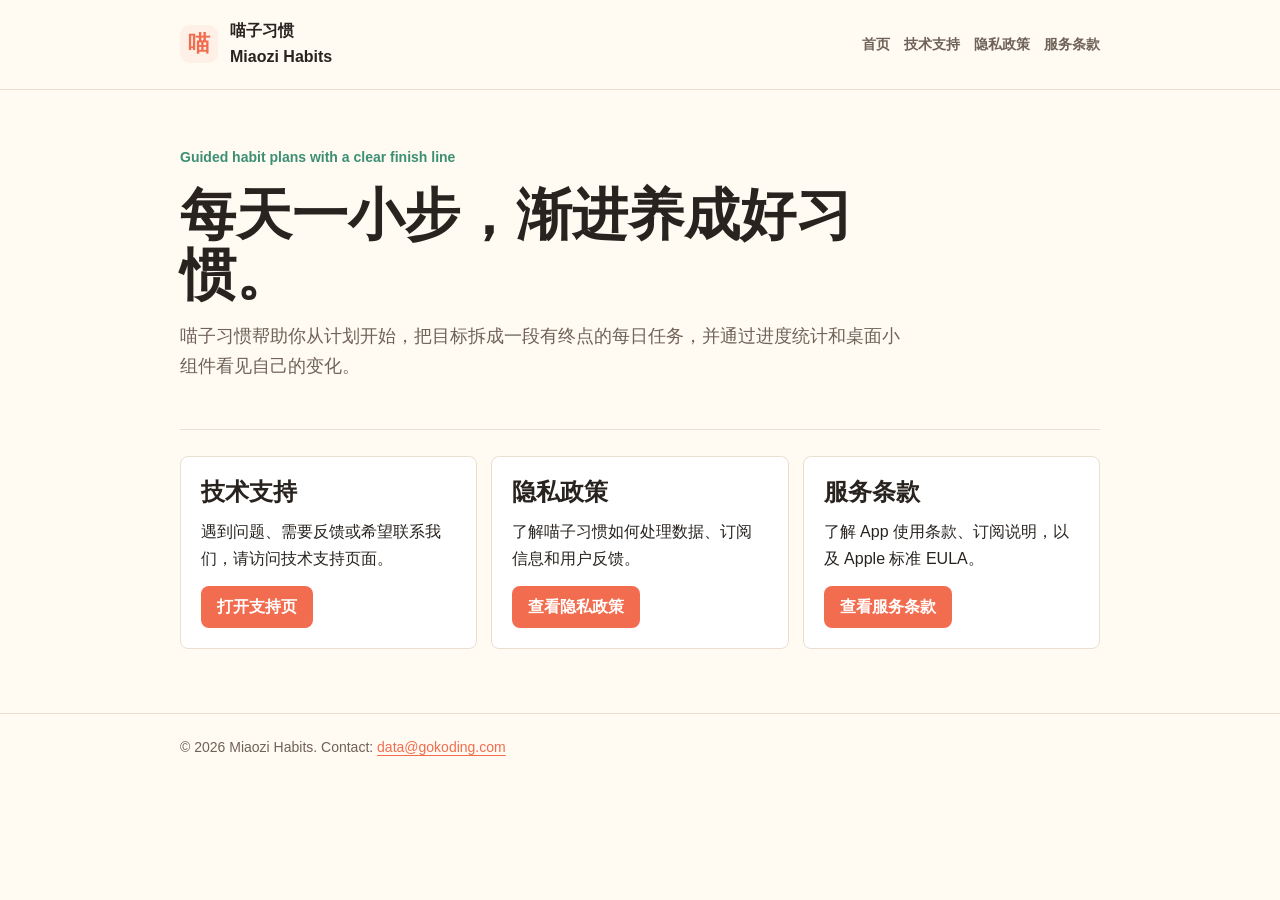
<file: index.html>
<!doctype html>
<html lang="zh-Hans">
  <head>
    <meta charset="utf-8">
    <meta name="viewport" content="width=device-width, initial-scale=1">
    <title>喵子习惯 / Miaozi Habits</title>
    <meta name="description" content="喵子习惯是一款渐进式习惯养成 App，帮助你把目标拆成有终点的每日计划。">
    <link rel="stylesheet" href="styles.css">
  </head>
  <body>
    <header>
      <div class="shell nav">
        <div class="brand"><span class="mark">喵</span><span>喵子习惯<br>Miaozi Habits</span></div>
        <nav aria-label="Main navigation">
          <a href="index.html">首页</a>
          <a href="support.html">技术支持</a>
          <a href="privacy.html">隐私政策</a>
          <a href="terms.html">服务条款</a>
        </nav>
      </div>
    </header>

    <main class="shell">
      <section class="hero">
        <p class="eyebrow">Guided habit plans with a clear finish line</p>
        <h1>每天一小步，渐进养成好习惯。</h1>
        <p class="lead">喵子习惯帮助你从计划开始，把目标拆成一段有终点的每日任务，并通过进度统计和桌面小组件看见自己的变化。</p>
      </section>

      <section class="grid" aria-label="Site sections">
        <article class="card">
          <h2>技术支持</h2>
          <p>遇到问题、需要反馈或希望联系我们，请访问技术支持页面。</p>
          <a class="button" href="support.html">打开支持页</a>
        </article>
        <article class="card">
          <h2>隐私政策</h2>
          <p>了解喵子习惯如何处理数据、订阅信息和用户反馈。</p>
          <a class="button" href="privacy.html">查看隐私政策</a>
        </article>
        <article class="card">
          <h2>服务条款</h2>
          <p>了解 App 使用条款、订阅说明，以及 Apple 标准 EULA。</p>
          <a class="button" href="terms.html">查看服务条款</a>
        </article>
      </section>
    </main>

    <footer>
      <div class="shell">© 2026 Miaozi Habits. Contact: <a href="mailto:data@gokoding.com">data@gokoding.com</a></div>
    </footer>
  </body>
</html>
</file>
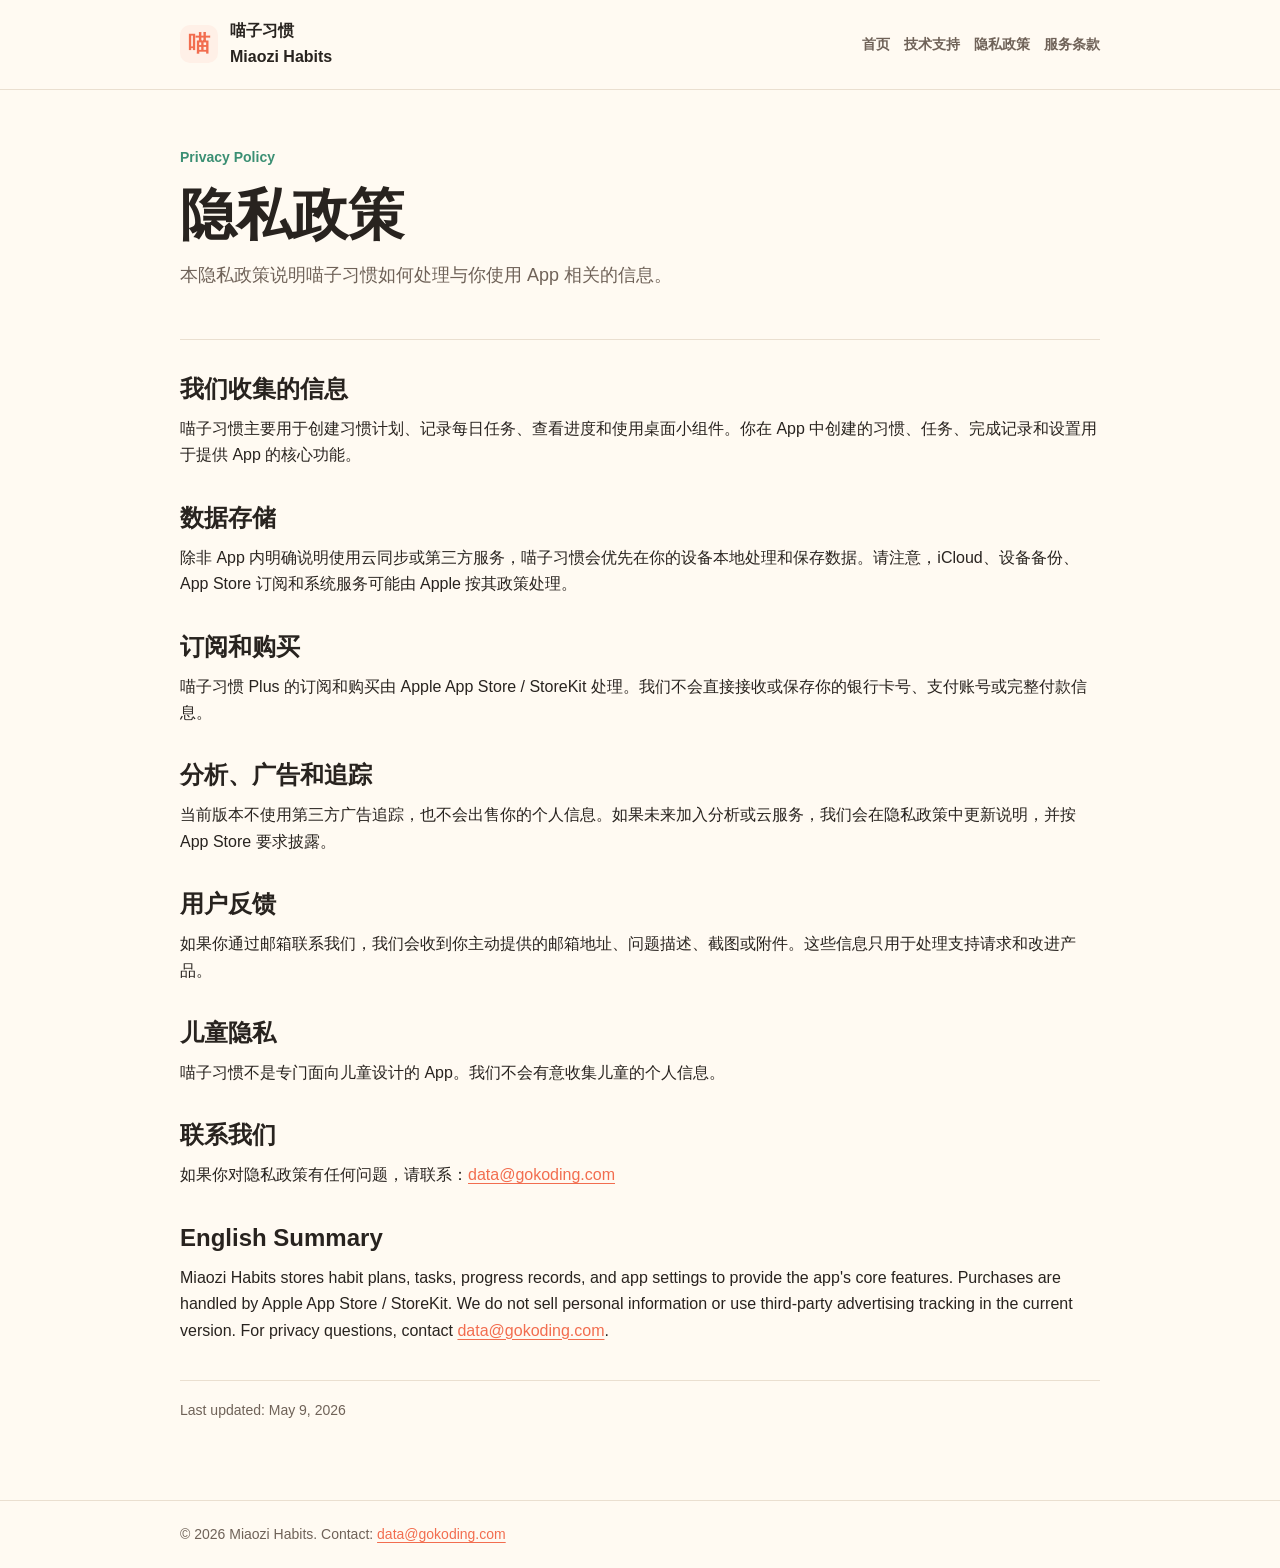
<file: privacy.html>
<!doctype html>
<html lang="zh-Hans">
  <head>
    <meta charset="utf-8">
    <meta name="viewport" content="width=device-width, initial-scale=1">
    <title>隐私政策 / Privacy Policy - 喵子习惯</title>
    <meta name="description" content="喵子习惯隐私政策。">
    <link rel="stylesheet" href="styles.css">
  </head>
  <body>
    <header>
      <div class="shell nav">
        <div class="brand"><span class="mark">喵</span><span>喵子习惯<br>Miaozi Habits</span></div>
        <nav aria-label="Main navigation">
          <a href="index.html">首页</a>
          <a href="support.html">技术支持</a>
          <a href="privacy.html">隐私政策</a>
          <a href="terms.html">服务条款</a>
        </nav>
      </div>
    </header>

    <main class="shell">
      <section class="hero">
        <p class="eyebrow">Privacy Policy</p>
        <h1>隐私政策</h1>
        <p class="lead">本隐私政策说明喵子习惯如何处理与你使用 App 相关的信息。</p>
      </section>

      <section>
        <h2>我们收集的信息</h2>
        <p>喵子习惯主要用于创建习惯计划、记录每日任务、查看进度和使用桌面小组件。你在 App 中创建的习惯、任务、完成记录和设置用于提供 App 的核心功能。</p>

        <h2>数据存储</h2>
        <p>除非 App 内明确说明使用云同步或第三方服务，喵子习惯会优先在你的设备本地处理和保存数据。请注意，iCloud、设备备份、App Store 订阅和系统服务可能由 Apple 按其政策处理。</p>

        <h2>订阅和购买</h2>
        <p>喵子习惯 Plus 的订阅和购买由 Apple App Store / StoreKit 处理。我们不会直接接收或保存你的银行卡号、支付账号或完整付款信息。</p>

        <h2>分析、广告和追踪</h2>
        <p>当前版本不使用第三方广告追踪，也不会出售你的个人信息。如果未来加入分析或云服务，我们会在隐私政策中更新说明，并按 App Store 要求披露。</p>

        <h2>用户反馈</h2>
        <p>如果你通过邮箱联系我们，我们会收到你主动提供的邮箱地址、问题描述、截图或附件。这些信息只用于处理支持请求和改进产品。</p>

        <h2>儿童隐私</h2>
        <p>喵子习惯不是专门面向儿童设计的 App。我们不会有意收集儿童的个人信息。</p>

        <h2>联系我们</h2>
        <p>如果你对隐私政策有任何问题，请联系：<a href="mailto:data@gokoding.com">data@gokoding.com</a></p>

        <h2>English Summary</h2>
        <p>Miaozi Habits stores habit plans, tasks, progress records, and app settings to provide the app's core features. Purchases are handled by Apple App Store / StoreKit. We do not sell personal information or use third-party advertising tracking in the current version. For privacy questions, contact <a href="mailto:data@gokoding.com">data@gokoding.com</a>.</p>
      </section>

      <p class="meta">Last updated: May 9, 2026</p>
    </main>

    <footer>
      <div class="shell">© 2026 Miaozi Habits. Contact: <a href="mailto:data@gokoding.com">data@gokoding.com</a></div>
    </footer>
  </body>
</html>
</file>
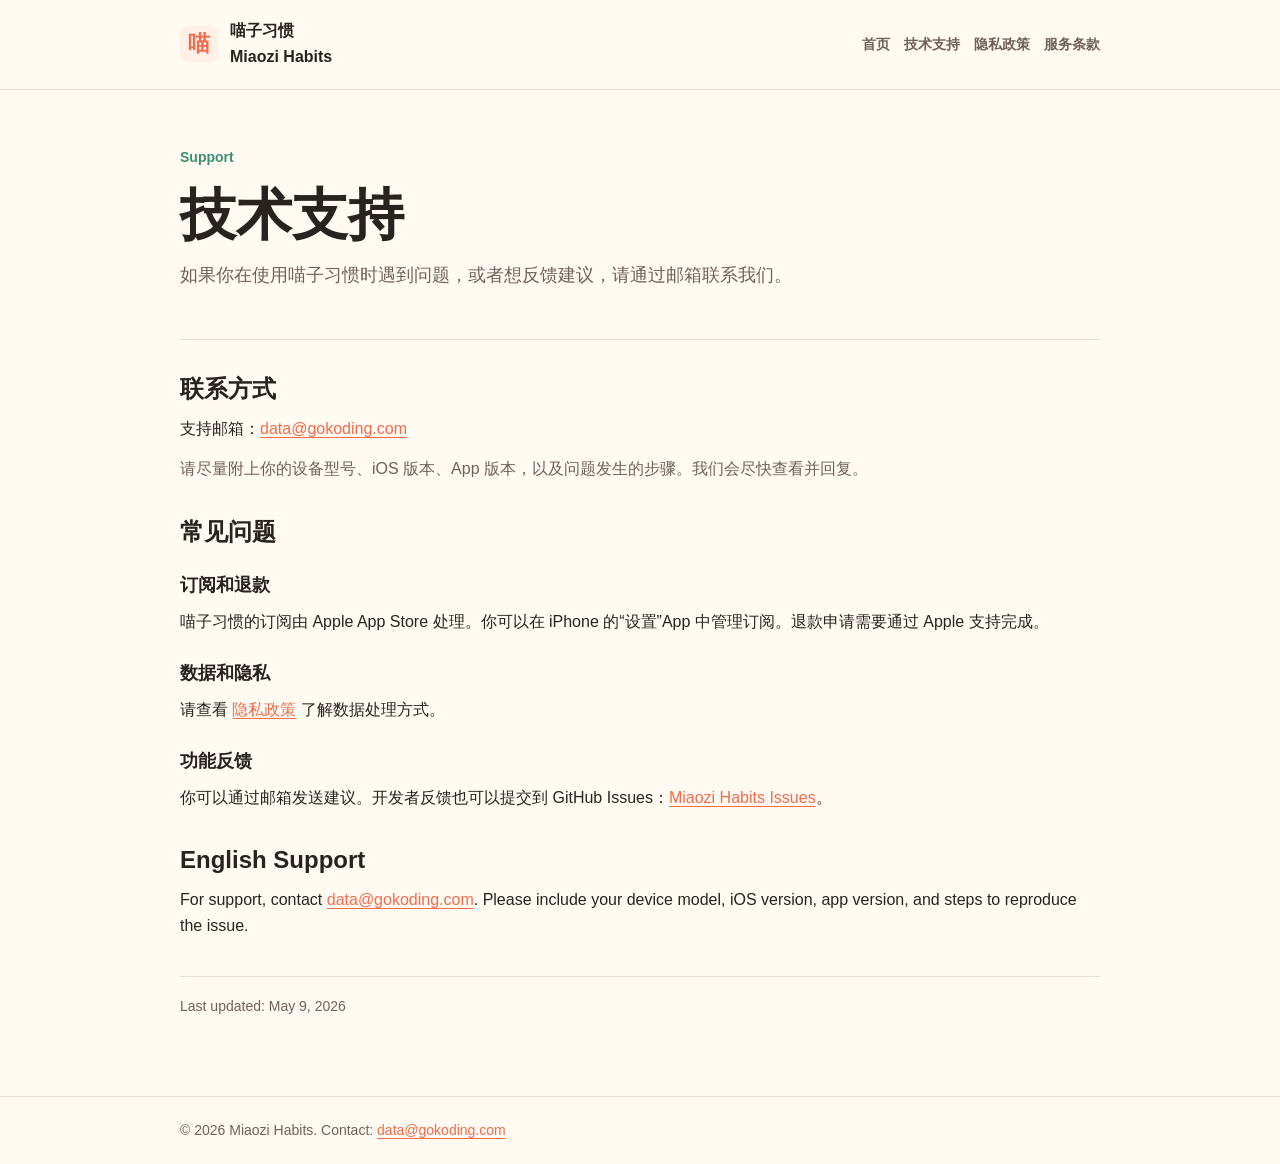
<file: support.html>
<!doctype html>
<html lang="zh-Hans">
  <head>
    <meta charset="utf-8">
    <meta name="viewport" content="width=device-width, initial-scale=1">
    <title>技术支持 / Support - 喵子习惯</title>
    <meta name="description" content="喵子习惯技术支持页面。">
    <link rel="stylesheet" href="styles.css">
  </head>
  <body>
    <header>
      <div class="shell nav">
        <div class="brand"><span class="mark">喵</span><span>喵子习惯<br>Miaozi Habits</span></div>
        <nav aria-label="Main navigation">
          <a href="index.html">首页</a>
          <a href="support.html">技术支持</a>
          <a href="privacy.html">隐私政策</a>
          <a href="terms.html">服务条款</a>
        </nav>
      </div>
    </header>

    <main class="shell">
      <section class="hero">
        <p class="eyebrow">Support</p>
        <h1>技术支持</h1>
        <p class="lead">如果你在使用喵子习惯时遇到问题，或者想反馈建议，请通过邮箱联系我们。</p>
      </section>

      <section>
        <h2>联系方式</h2>
        <p>支持邮箱：<a href="mailto:data@gokoding.com">data@gokoding.com</a></p>
        <p class="muted">请尽量附上你的设备型号、iOS 版本、App 版本，以及问题发生的步骤。我们会尽快查看并回复。</p>

        <h2>常见问题</h2>
        <h3>订阅和退款</h3>
        <p>喵子习惯的订阅由 Apple App Store 处理。你可以在 iPhone 的“设置”App 中管理订阅。退款申请需要通过 Apple 支持完成。</p>

        <h3>数据和隐私</h3>
        <p>请查看 <a href="privacy.html">隐私政策</a> 了解数据处理方式。</p>

        <h3>功能反馈</h3>
        <p>你可以通过邮箱发送建议。开发者反馈也可以提交到 GitHub Issues：<a href="https://github.com/s1ntoneli/miaozi-habits-pages/issues">Miaozi Habits Issues</a>。</p>

        <h2>English Support</h2>
        <p>For support, contact <a href="mailto:data@gokoding.com">data@gokoding.com</a>. Please include your device model, iOS version, app version, and steps to reproduce the issue.</p>
      </section>

      <p class="meta">Last updated: May 9, 2026</p>
    </main>

    <footer>
      <div class="shell">© 2026 Miaozi Habits. Contact: <a href="mailto:data@gokoding.com">data@gokoding.com</a></div>
    </footer>
  </body>
</html>
</file>
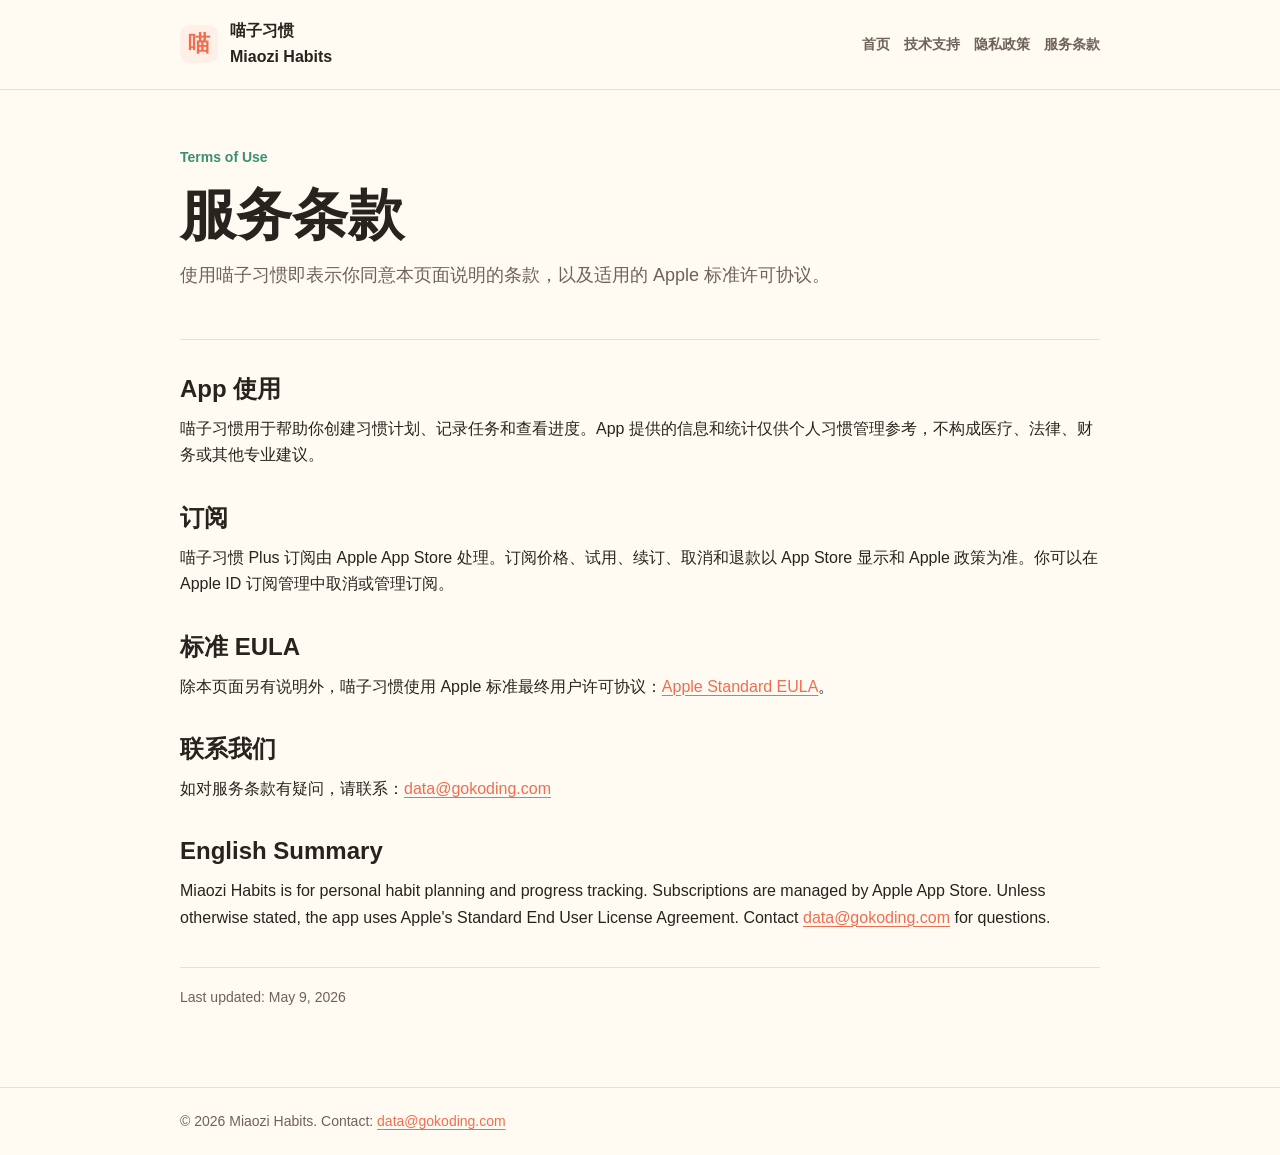
<file: terms.html>
<!doctype html>
<html lang="zh-Hans">
  <head>
    <meta charset="utf-8">
    <meta name="viewport" content="width=device-width, initial-scale=1">
    <title>服务条款 / Terms - 喵子习惯</title>
    <meta name="description" content="喵子习惯服务条款。">
    <link rel="stylesheet" href="styles.css">
  </head>
  <body>
    <header>
      <div class="shell nav">
        <div class="brand"><span class="mark">喵</span><span>喵子习惯<br>Miaozi Habits</span></div>
        <nav aria-label="Main navigation">
          <a href="index.html">首页</a>
          <a href="support.html">技术支持</a>
          <a href="privacy.html">隐私政策</a>
          <a href="terms.html">服务条款</a>
        </nav>
      </div>
    </header>

    <main class="shell">
      <section class="hero">
        <p class="eyebrow">Terms of Use</p>
        <h1>服务条款</h1>
        <p class="lead">使用喵子习惯即表示你同意本页面说明的条款，以及适用的 Apple 标准许可协议。</p>
      </section>

      <section>
        <h2>App 使用</h2>
        <p>喵子习惯用于帮助你创建习惯计划、记录任务和查看进度。App 提供的信息和统计仅供个人习惯管理参考，不构成医疗、法律、财务或其他专业建议。</p>

        <h2>订阅</h2>
        <p>喵子习惯 Plus 订阅由 Apple App Store 处理。订阅价格、试用、续订、取消和退款以 App Store 显示和 Apple 政策为准。你可以在 Apple ID 订阅管理中取消或管理订阅。</p>

        <h2>标准 EULA</h2>
        <p>除本页面另有说明外，喵子习惯使用 Apple 标准最终用户许可协议：<a href="https://www.apple.com/legal/internet-services/itunes/dev/stdeula/">Apple Standard EULA</a>。</p>

        <h2>联系我们</h2>
        <p>如对服务条款有疑问，请联系：<a href="mailto:data@gokoding.com">data@gokoding.com</a></p>

        <h2>English Summary</h2>
        <p>Miaozi Habits is for personal habit planning and progress tracking. Subscriptions are managed by Apple App Store. Unless otherwise stated, the app uses Apple's Standard End User License Agreement. Contact <a href="mailto:data@gokoding.com">data@gokoding.com</a> for questions.</p>
      </section>

      <p class="meta">Last updated: May 9, 2026</p>
    </main>

    <footer>
      <div class="shell">© 2026 Miaozi Habits. Contact: <a href="mailto:data@gokoding.com">data@gokoding.com</a></div>
    </footer>
  </body>
</html>
</file>
<file: styles.css>
:root {
  color-scheme: light;
  --bg: #fffaf2;
  --panel: #ffffff;
  --ink: #28231f;
  --muted: #6f6258;
  --line: #eadfd0;
  --accent: #f26d4f;
  --accent-soft: #fff0e7;
  --green: #3b8f73;
}

* {
  box-sizing: border-box;
}

body {
  margin: 0;
  font-family: -apple-system, BlinkMacSystemFont, "Segoe UI", sans-serif;
  background: var(--bg);
  color: var(--ink);
  line-height: 1.65;
}

a {
  color: var(--accent);
  text-decoration-thickness: 1px;
  text-underline-offset: 3px;
}

.shell {
  width: min(920px, calc(100% - 32px));
  margin: 0 auto;
}

header {
  border-bottom: 1px solid var(--line);
  background: rgba(255, 250, 242, 0.92);
}

.nav {
  display: flex;
  align-items: center;
  justify-content: space-between;
  gap: 18px;
  padding: 18px 0;
}

.brand {
  display: flex;
  align-items: center;
  gap: 12px;
  font-weight: 800;
  letter-spacing: 0;
}

.mark {
  display: grid;
  place-items: center;
  width: 38px;
  height: 38px;
  border-radius: 10px;
  background: var(--accent-soft);
  color: var(--accent);
  font-size: 22px;
}

nav {
  display: flex;
  gap: 14px;
  flex-wrap: wrap;
  justify-content: flex-end;
}

nav a {
  color: var(--muted);
  font-size: 14px;
  font-weight: 650;
  text-decoration: none;
}

main {
  padding: 56px 0 64px;
}

.hero {
  display: grid;
  gap: 16px;
  padding-bottom: 34px;
  border-bottom: 1px solid var(--line);
}

.eyebrow {
  margin: 0;
  color: var(--green);
  font-size: 14px;
  font-weight: 800;
}

h1 {
  margin: 0;
  max-width: 760px;
  font-size: clamp(34px, 6vw, 56px);
  line-height: 1.08;
  letter-spacing: 0;
}

h2 {
  margin: 34px 0 12px;
  font-size: 24px;
  line-height: 1.25;
  letter-spacing: 0;
}

h3 {
  margin: 24px 0 8px;
  font-size: 18px;
  letter-spacing: 0;
}

p {
  margin: 0 0 14px;
}

ul {
  margin: 0 0 18px;
  padding-left: 22px;
}

.lead {
  max-width: 720px;
  color: var(--muted);
  font-size: 18px;
}

.grid {
  display: grid;
  grid-template-columns: repeat(3, minmax(0, 1fr));
  gap: 14px;
  margin-top: 26px;
}

.card {
  border: 1px solid var(--line);
  border-radius: 8px;
  background: var(--panel);
  padding: 20px;
}

.card h2 {
  margin-top: 0;
}

.button {
  display: inline-flex;
  align-items: center;
  min-height: 42px;
  padding: 0 16px;
  border-radius: 8px;
  background: var(--accent);
  color: white;
  font-weight: 800;
  text-decoration: none;
}

.muted {
  color: var(--muted);
}

.meta {
  margin-top: 36px;
  padding-top: 18px;
  border-top: 1px solid var(--line);
  color: var(--muted);
  font-size: 14px;
}

footer {
  border-top: 1px solid var(--line);
  padding: 22px 0;
  color: var(--muted);
  font-size: 14px;
}

@media (max-width: 720px) {
  .nav {
    align-items: flex-start;
    flex-direction: column;
  }

  nav {
    justify-content: flex-start;
  }

  main {
    padding-top: 38px;
  }

  .grid {
    grid-template-columns: 1fr;
  }
}
</file>
